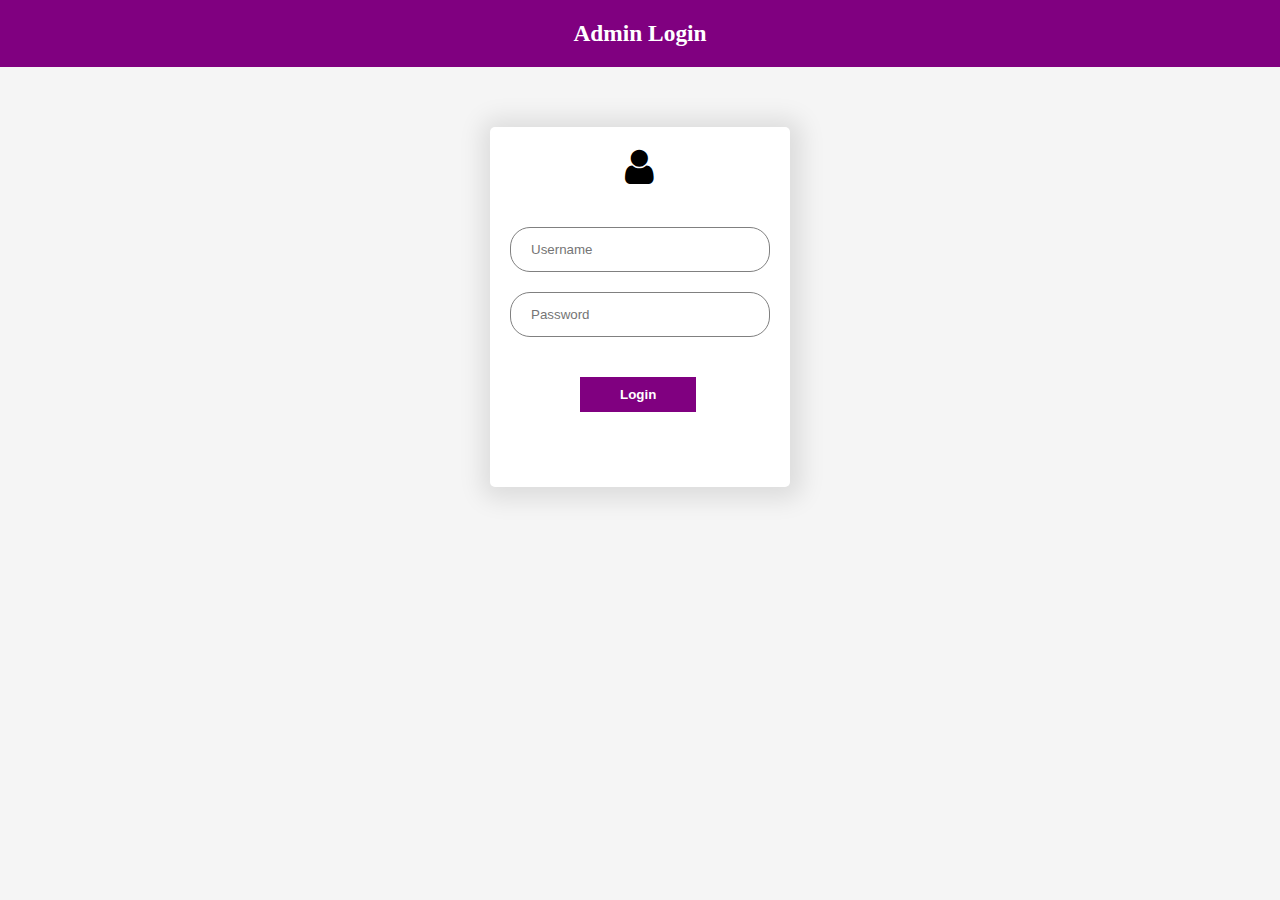
<file: adminlogin.html>
<!DOCTYPE html>
<html lang="en">
<head>
    <link rel="stylesheet" href="adminlogin.css">
    <link rel="stylesheet" href="https://stackpath.bootstrapcdn.com/font-awesome/4.7.0/css/font-awesome.min.css">
    <meta charset="UTF-8">
    <meta name="viewport" content="width=device-width, initial-scale=1.0">
    <title>Document</title>
</head>
<body>

    <div class="header">
        <h3>Admin Login</h3>
    </div> 
    
    <div class="main">
        <div class="loginmain">
            <i class="fa fa-user" aria-hidden="true"></i>
             <form>
                <div class="forminputs">
                    <input type="text" name="username" placeholder="Username" required><br>
                </div>
                
                <div class="forminputs">
                    <input type="password" name="pass" placeholder="Password" required><br>
                </div>

                <div class="logbutton">
                    <button class="btn">Login</button>
                </div>
        </div>
    </div>
</body>
</html>
</file>
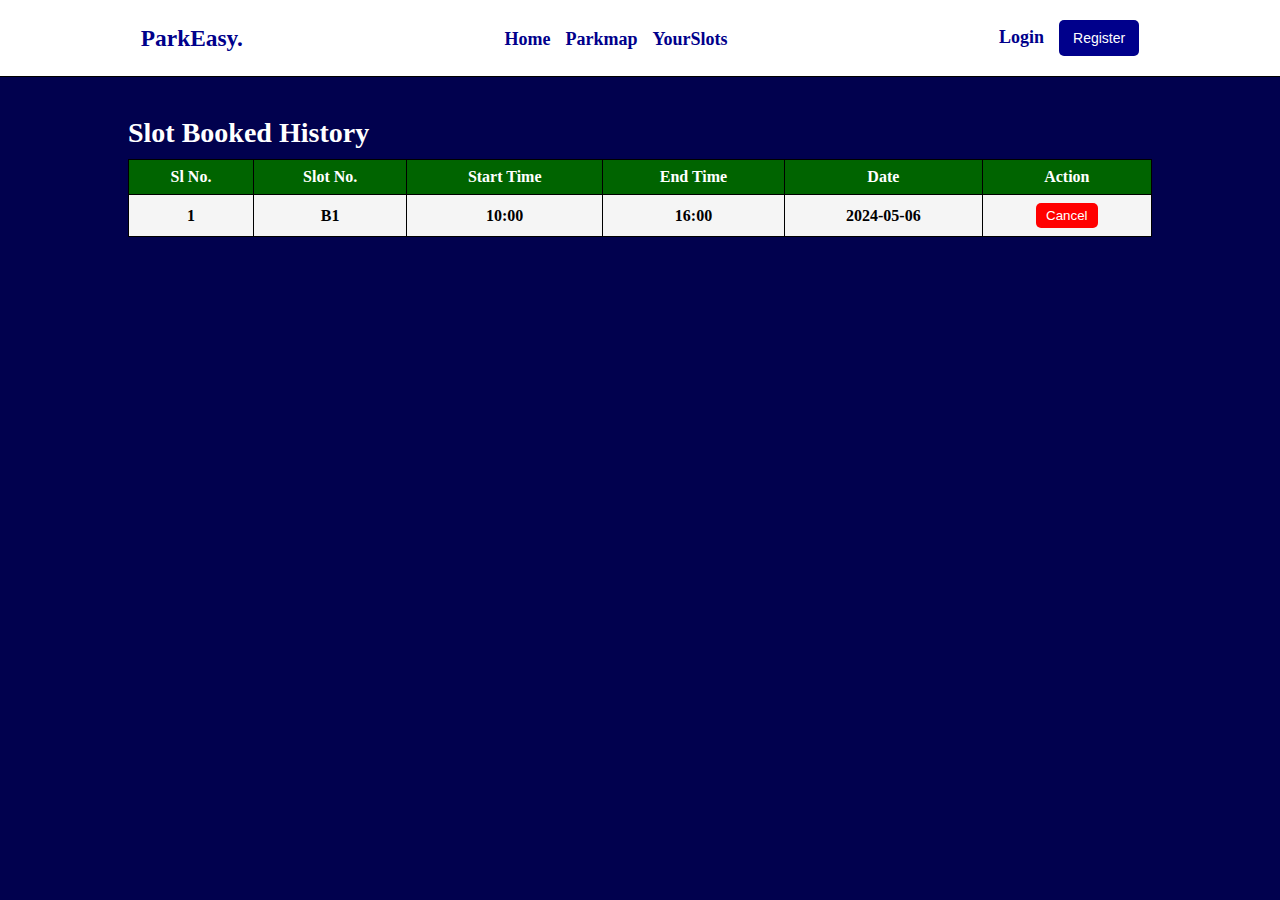
<file: bookhistory.html>
<!DOCTYPE html>
<html lang="en">
<head>
    <link rel="stylesheet" href="bookhistory.css">
    <meta charset="UTF-8">
    <meta name="viewport" content="width=device-width, initial-scale=1.0">
    <title>Slot Booked History</title>
</head>
<body>
    <header class="header">
        <div class="logoname">
            <h3>ParkEasy.</h3>
        </div>
        <nav class="links">
            <ul>
                <li><a href="index.html">Home</a></li>
                <li><a href="parkmap.html">Parkmap</a></li>
                <!-- <li><a href="#">Contact</a></li> -->
                <li><a href="bookhistory.html">YourSlots</a></li>
            </ul>
        </nav>
        <div class="logsignup">
            <a href="login.html">Login</a>
            <button><a href="signup.html"> Register</a></button>
        </div>
     </header>

    <div class="history-table">
        <h2>Slot Booked History</h2>
        <table>
            <thead>
                <tr>
                    <th>Sl No.</th>
                    <th>Slot No.</th>
                    <th>Start Time</th>
                    <th>End Time</th>
                    <th>Date</th>
                    <th>Action</th>
                </tr>
            </thead>
            <tbody>
                <!-- Data will be dynamically inserted here -->
                <tr>
                    <td>1</td>
                    <td>B1</td>
                    <td>10:00</td>
                    <td>16:00</td>
                    <td>2024-05-06</td>
                    <td><button class="status-cancelled">Cancel</button></td>
                </tr>
                <!-- Add more rows as needed -->
            </tbody>
        </table>
    </div>
</body>
</html>
</file>
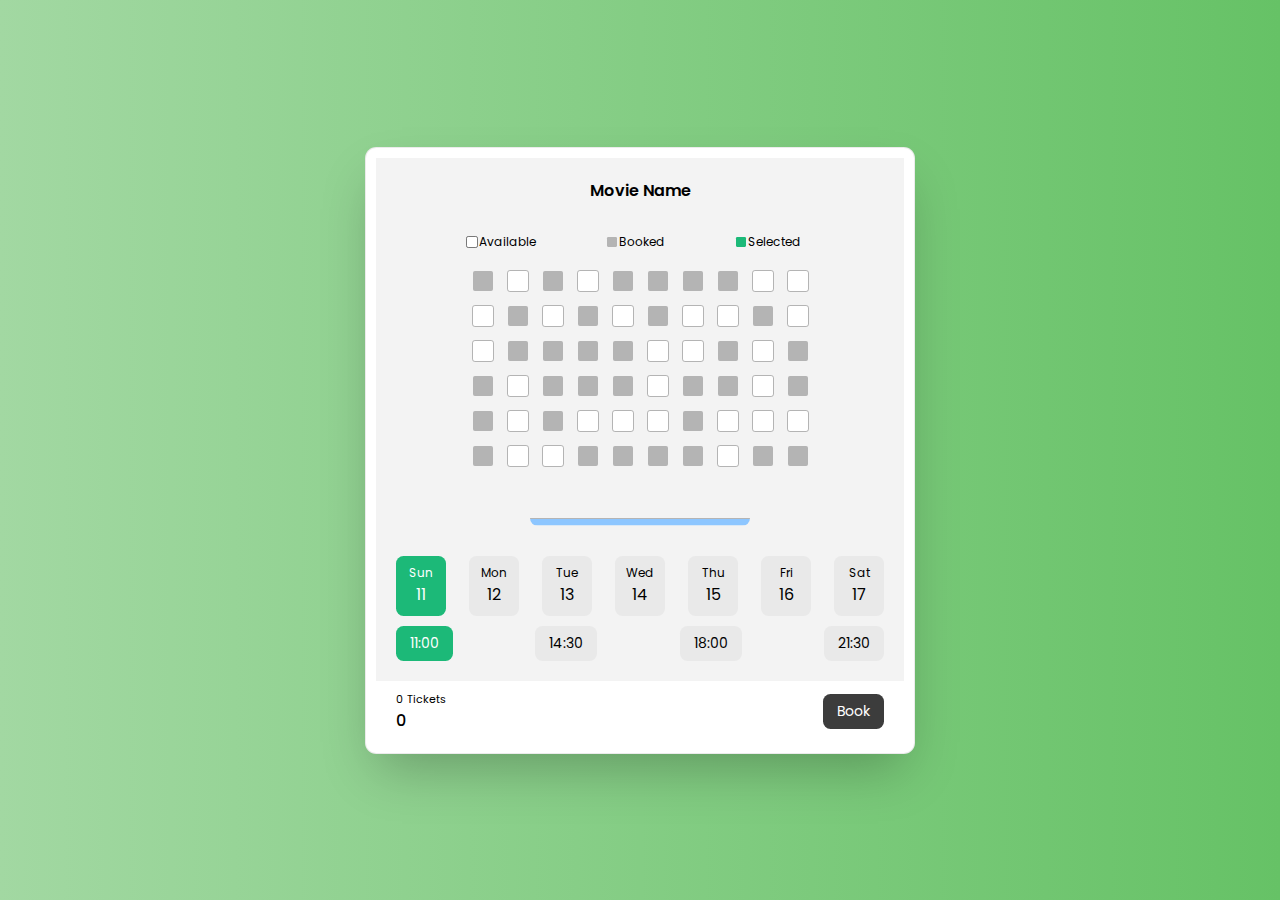
<file: booking.html>
<!DOCTYPE html>
<html lang="en">
  <head>
    <meta charset="UTF-8" />
    <meta name="viewport" content="width=device-width, initial-scale=1.0" />
    <title>Ticket Booking</title>
    <!--Google Fonts and Icons-->
    <link
      href="https://fonts.googleapis.com/icon?family=Material+Icons|Material+Icons+Outlined|Material+Icons+Round|Material+Icons+Sharp|Material+Icons+Two+Tone"
      rel="stylesheet"
    />
    <link rel="preconnect" href="https://fonts.googleapis.com" />
    <link rel="preconnect" href="https://fonts.gstatic.com" crossorigin />
    <link
      href="https://fonts.googleapis.com/css2?family=Poppins:wght@100;200;300;400;500;600;700;800;900&display=swap"
      rel="stylesheet"
    />
    <style>
      body {
        width: 100%;
        height: 100vh;
        margin: 0;
        padding: 0;
      }
      .center {
        width: 100%;
        height: 100%;
        display: flex;
        align-items: center;
        justify-content: center;
        background: linear-gradient(
          to right,
          rgb(162, 216, 162),
          rgb(102, 194, 102)
        );
      }
      .tickets {
        width: 550px;
        height: fit-content;
        border: 0.4mm solid rgba(0, 0, 0, 0.08);
        border-radius: 3mm;
        box-sizing: border-box;
        padding: 10px;
        font-family: poppins;
        max-height: 96vh;
        overflow: auto;
        background: white;
        box-shadow: 0px 25px 50px -12px rgba(0, 0, 0, 0.25);
      }
      .ticket-selector {
        background: rgb(243, 243, 243);
        display: flex;
        align-items: center;
        justify-content: space-between;
        flex-direction: column;
        box-sizing: border-box;
        padding: 20px;
      }
      .head {
        width: 100%;
        display: flex;
        align-items: center;
        justify-content: center;
        margin-bottom: 30px;
      }
      .title {
        font-size: 16px;
        font-weight: 600;
      }
      .seats {
        width: 100%;
        display: flex;
        align-items: center;
        justify-content: center;
        flex-direction: column;
        min-height: 150px;
        position: relative;
      }
      .status {
        width: 100%;
        display: flex;
        align-items: center;
        justify-content: space-evenly;
      }
      .seats::before {
        content: "";
        position: absolute;
        bottom: 0;
        left: 50%;
        transform: translate(-50%, 0);
        width: 220px;
        height: 7px;
        background: rgb(141, 198, 255);
        border-radius: 0 0 3mm 3mm;
        border-top: 0.3mm solid rgb(180, 180, 180);
      }
      .item {
        font-size: 12px;
        position: relative;
      }
      .item::before {
        content: "";
        position: absolute;
        top: 50%;
        left: -12px;
        transform: translate(0, -50%);
        width: 10px;
        height: 10px;
        background: rgb(255, 255, 255);
        outline: 0.2mm solid rgb(120, 120, 120);
        border-radius: 0.3mm;
      }
      .item:nth-child(2)::before {
        background: rgb(180, 180, 180);
        outline: none;
      }
      .item:nth-child(3)::before {
        background: rgb(28, 185, 120);
        outline: none;
      }
      .all-seats {
        display: grid;
        grid-template-columns: repeat(10, 1fr);
        grid-gap: 15px;
        margin: 60px 0;
        margin-top: 20px;
        position: relative;
      }
      .seat {
        width: 20px;
        height: 20px;
        background: white;
        border-radius: 0.5mm;
        outline: 0.3mm solid rgb(180, 180, 180);
        cursor: pointer;
      }
      .all-seats input:checked + label {
        background: rgb(28, 185, 120);
        outline: none;
      }
      .seat.booked {
        background: rgb(180, 180, 180);
        outline: none;
      }
      input {
        display: none;
      }
      .timings {
        width: 100%;
        display: flex;
        flex-direction: column;
        align-items: center;
        justify-content: center;
        margin-top: 30px;
      }
      .dates {
        width: 100%;
        display: flex;
        align-items: center;
        justify-content: space-between;
      }
      .dates-item {
        width: 50px;
        height: 40px;
        background: rgb(233, 233, 233);
        text-align: center;
        display: flex;
        align-items: center;
        justify-content: center;
        flex-direction: column;
        padding: 10px 0;
        border-radius: 2mm;
        cursor: pointer;
      }
      .day {
        font-size: 12px;
      }
      .times {
        width: 100%;
        display: flex;
        align-items: center;
        justify-content: space-between;
        margin-top: 10px;
      }
      .time {
        font-size: 14px;
        width: fit-content;
        padding: 7px 14px;
        background: rgb(233, 233, 233);
        border-radius: 2mm;
        cursor: pointer;
      }
      .timings input:checked + label {
        background: rgb(28, 185, 120);
        color: white;
      }
      .price {
        width: 100%;
        box-sizing: border-box;
        padding: 10px 20px;
        display: flex;
        align-items: center;
        justify-content: space-between;
      }
      .total {
        display: flex;
        flex-direction: column;
        align-items: flex-start;
        justify-content: center;
        font-size: 16px;
        font-weight: 500;
      }
      .total span {
        font-size: 11px;
        font-weight: 400;
      }
      .price button {
        background: rgb(60, 60, 60);
        color: white;
        font-family: poppins;
        font-size: 14px;
        padding: 7px 14px;
        border-radius: 2mm;
        outline: none;
        border: none;
        cursor: pointer;
      }
    </style>
  </head>
  <body>
    <div class="center">
      <div class="tickets">
        <div class="ticket-selector">
          <div class="head">
            <div class="title">Movie Name</div>
          </div>
          <div class="seats">
            <div class="status">
              <div class="item">Available</div>
              <div class="item">Booked</div>
              <div class="item">Selected</div>
            </div>
            <div class="all-seats">
              <input type="checkbox" name="tickets" id="s1" />
              <label for="s1" class="seat booked"></label>
            </div>
          </div>
          <div class="timings">
            <div class="dates">
              <input type="radio" name="date" id="d1" checked />
              <label for="d1" class="dates-item">
                <div class="day">Sun</div>
                <div class="date">11</div>
              </label>
              <input type="radio" id="d2" name="date" />
              <label class="dates-item" for="d2">
                <div class="day">Mon</div>
                <div class="date">12</div>
              </label>
              <input type="radio" id="d3" name="date" />
              <label class="dates-item" for="d3">
                <div class="day">Tue</div>
                <div class="date">13</div>
              </label>
              <input type="radio" id="d4" name="date" />
              <label class="dates-item" for="d4">
                <div class="day">Wed</div>
                <div class="date">14</div>
              </label>
              <input type="radio" id="d5" name="date" />
              <label class="dates-item" for="d5">
                <div class="day">Thu</div>
                <div class="date">15</div>
              </label>
              <input type="radio" id="d6" name="date" />
              <label class="dates-item" for="d6">
                <div class="day">Fri</div>
                <div class="date">16</div>
              </label>
              <input type="radio" id="d7" name="date" />
              <label class="dates-item" for="d7">
                <div class="day">Sat</div>
                <div class="date">17</div>
              </label>
            </div>
            <div class="times">
              <input type="radio" name="time" id="t1" checked />
              <label for="t1" class="time">11:00</label>
              <input type="radio" id="t2" name="time" />
              <label for="t2" class="time"> 14:30 </label>
              <input type="radio" id="t3" name="time" />
              <label for="t3" class="time"> 18:00 </label>
              <input type="radio" id="t4" name="time" />
              <label for="t4" class="time"> 21:30 </label>
            </div>
          </div>
        </div>
        <div class="price">
          <div class="total">
            <span> <span class="count">0</span> Tickets </span>
            <div class="amount">0</div>
          </div>
          <button type="button">Book</button>
        </div>
      </div>
    </div>
    <script>
      let seats = document.querySelector(".all-seats");
      for (var i = 0; i < 59; i++) {
        let randint = Math.floor(Math.random() * 2);
        let booked = randint === 1 ? "booked" : "";
        seats.insertAdjacentHTML(
          "beforeend",
          '<input type="checkbox" name="tickets" id="s' +
            (i + 2) +
            '" /><label for="s' +
            (i + 2) +
            '" class="seat ' +
            booked +
            '"></label>'
        );
      }

      let tickets = seats.querySelectorAll("input");
      tickets.forEach((ticket) => {
        ticket.addEventListener("change", () => {
          let amount = document.querySelector(".amount").innerHTML;
          let count = document.querySelector(".count").innerHTML;
          amount = Number(amount);
          count = Number(count);

          if (ticket.checked) {
            count += 1;
            amount += 200;
          } else {
            count -= 1;
            amount -= 200;
          }
          document.querySelector(".amount").innerHTML = amount;
          document.querySelector(".count").innerHTML = count;
        });
      });
    </script>
  </body>
</html>
</file>
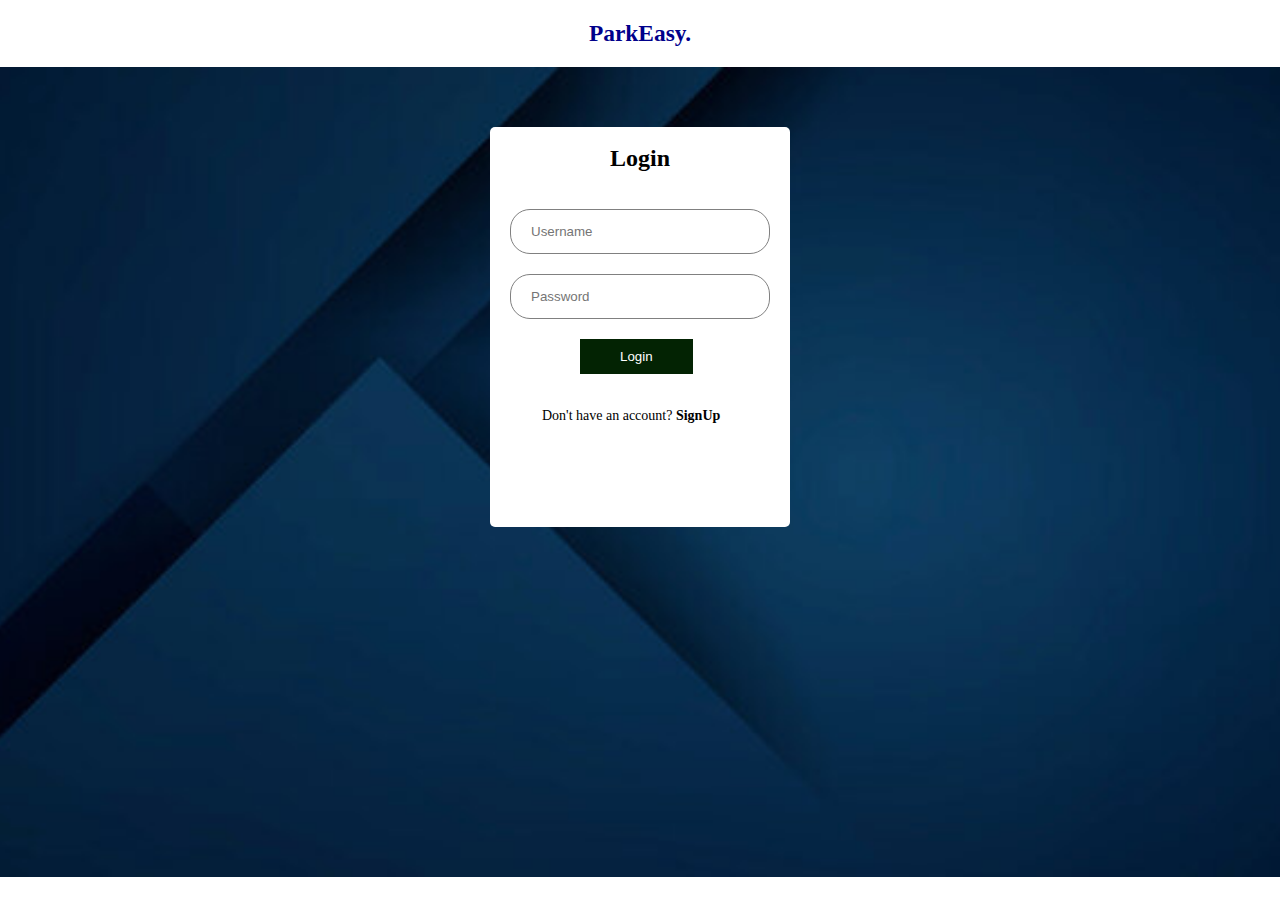
<file: login.html>
<!DOCTYPE html>
<html lang="en">
<head>
    <link rel="stylesheet" href="style.css">
    <link rel="stylesheet" href="https://stackpath.bootstrapcdn.com/font-awesome/4.7.0/css/font-awesome.min.css">
    <meta charset="UTF-8">
    <meta name="viewport" content="width=device-width, initial-scale=1.0">
    <title>Document</title>
</head>
<body>
    <div class="header">
        <h3>ParkEasy.</h3>
    </div>
    <div class="main">
        <div class="loginmain">
            <h4>Login</h4>
             <form>
                <div class="forminputs">
                    <input type="text" name="username" placeholder="Username" required><br>
                </div>
                
                <div class="forminputs">
                    <input type="password" name="pass" placeholder="Password" required><br>
                </div>

                <div class="logbutton">
                    <button class="btn">Login</button>
                </div>
            <span class="newuser">Don't have an account? <a href="signup.html">SignUp</a></span>
            </form>
        </div>
    </div>
</body>
</html>
</file>
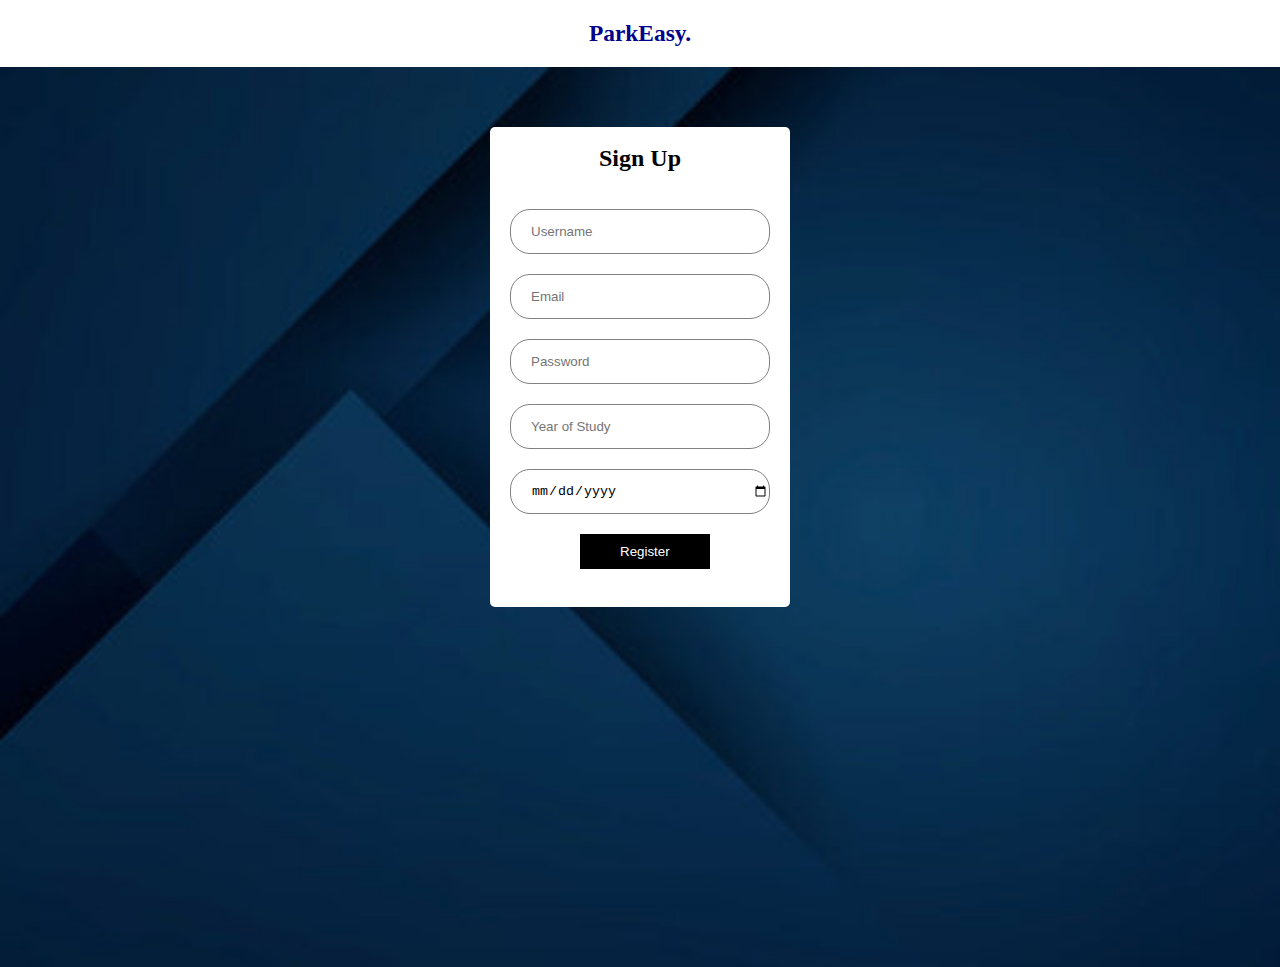
<file: signup.html>
<!DOCTYPE html>
<html lang="en">
<head>
    <link rel="stylesheet" href="signup.css">
    <link rel="stylesheet" href="https://stackpath.bootstrapcdn.com/font-awesome/4.7.0/css/font-awesome.min.css">
    <meta charset="UTF-8">
    <meta name="viewport" content="width=device-width, initial-scale=1.0">
    <title>Document</title>
</head>
<body>
    <div class="header">
        <h3>ParkEasy.</h3>
    </div>
    <div class="main">
        <div class="loginmain">
            <h4>Sign Up</h4>
             <form>
                <div class="forminputs">
                    <input type="text" name="username" placeholder="Username" required><br>
                </div>
                
                <div class="forminputs">
                    <input type="text" name="username" placeholder="Email" required><br>
                </div>

                <div class="forminputs">
                    <input type="password" name="pass" placeholder="Password" required><br>
                </div>

                <div class="forminputs">
                    <input type="text" name="username" placeholder="Year of Study" required><br>
                </div>

                <div class="forminputs">
                <input type="date" id="dob" name="dob" placeholder="Date of Birth" required>
                </div>

                <div class="logbutton">
                    <button class="btn">Register</button>
                </div>
            </form>
        </div>
    </div>
</body>
</html>
</file>
<file: adminlogin.css>
*{
    margin: 0;
    padding: 0;
    box-sizing: border-box;
}
body{
    background-color: whitesmoke;
}
.header{
    color: white;
    font-size: 20px;
    font-weight: bold;
   text-align: center;
    background-color: purple;
    padding-top: 20px;
    padding-bottom: 20px;
    /* overflow: auto; */
}

.loginmain{
    /* border: 1px solid; */
    padding: 20px;
    background-color: white;
    border-radius: 5px;
    width: 300px;
    height: 360px;
    margin: auto;
    margin-top: 60px;
    line-height: 2px;
    box-shadow: 2px 2px 25px 10px rgba(0, 0, 0, 0.1);
    /* color: black; */
}

.loginmain i{
    /* text-align: center; */
    padding-bottom: 20px;
    font-size: 40px;
    margin-left: 115px;
}

.forminputs{
    position: relative;
    margin:20px 0;
    height: 45px;
    width: 100%;
}



input{
    width: 100%;
    height: 100%;
    border-radius: 20px;
    border: 1px solid gray;
    outline: none;
    padding-left: 20px;
    /* color: white; */
}

/* input::placeholder{
    color: white;
} */
.btn{
   color: white;
   background-color: purple;  
   border: none;
   padding: 10px 40px;
   margin-left: 70px;
   margin-bottom: 30px;
   font-weight: bolder;
   margin-top: 20px;
}
</file>
<file: bookhistory.css>
*{
    margin: 0;
    padding: 0;
    box-sizing: border-box;
}

body{
    background-color: rgb(1, 1, 78);
}
.header{
    display: flex;
    justify-content: space-around;
    align-items: center;
    color: darkblue;
    font-size: 20px;
    font-weight: bold;
   /* text-align: center; */
    padding-top: 20px;
    padding-bottom: 20px;
    background-color: white;
    /* overflow: auto; */
    width: 100%;
    border-bottom: 1px solid black;
}
.logoname{
    margin-left: 10px;
}

.pelogo{
    width: 100px;
}
nav ul{
    list-style: none;
}

nav ul li{
    display: inline;
    font-size: 18px;
    margin-right: 10px;
}

nav ul li a{
    text-decoration: none;
    color: darkblue;
}

.logsignup{
    margin-right: 10px;
}
.logsignup a{
    text-decoration: none;
    font-size: 18px;
    color: darkblue;
    display: inline-block;
}

.logsignup button{
    color: white;
    background-color: darkblue;
    border: 1px;
    padding: 10px 14px;
    border-radius: 5px;
    margin-left: 10px;
}

.logsignup button a{
    color: white;
    font-size: 14px;
}

.history-table {
    margin: 40px auto;
    width: 80%;
}

.history-table h2 {
    margin-bottom: 10px;
    color: white;
    font-size: 28px;
}

.history-table table {
    width: 100%;
    border-collapse: collapse;
}

.history-table th,
.history-table td {
    border: 1px solid black;
    padding: 8px;
    text-align: center;
}

.history-table th {
    background-color: darkgreen;
    font-weight: bold;
    color: white;
    margin-left: -10px;
}

.history-table td {
    background-color: whitesmoke;
    font-weight: bold;
    color: black;
}


.status-booked {
    background-color: green;
    color: white;
    border: none;
    padding: 5px 10px;
    border-radius: 5px;
}

.status-cancelled {
    background-color: red;
    color: white;
    border: none;
    padding: 5px 10px;
    border-radius: 5px;
}

.status-pending {
    background-color: yellow;
    color: black;
    border: none;
    padding: 5px 10px;
    border-radius: 5px;
}
</file>
<file: style.css>
*{
    margin: 0;
    padding: 0;
    box-sizing: border-box;
}

.header{
    color: darkblue;
    font-size: 20px;
    font-weight: bold;
   text-align: center;
    background-color: white;
    padding-top: 20px;
    padding-bottom: 20px;
    /* overflow: auto; */
}

.main{
    background-image: url('bluebg.jpg');
    background-size: cover;
    background-position: center;
    min-height: 90vh;
    overflow: auto;
}

.loginmain{
    padding: 20px;
    background-color: white;
    border-radius: 5px;
    width: 300px;
    height: 400px;
    margin: auto;
    margin-top: 60px;
    line-height: 22px;
    /* color: black; */
}

.loginmain h4{
    text-align: center;
    padding-bottom: 20px;
    font-size: 24px;
}

.forminputs{
    position: relative;
    margin:20px 0;
    height: 45px;
    width: 100%;
}



input{
    width: 100%;
    height: 100%;
    border-radius: 20px;
    border: 1px solid gray;
    outline: none;
    padding-left: 20px;
    /* color: white; */
}

/* input::placeholder{
    color: white;
} */
.btn{
   color: white;
   background-color: rgb(3, 35, 3);  
   border: none;
   padding: 10px 40px;
   margin-left: 70px;
   margin-bottom: 30px;
}

.newuser{
    font-size: 14px;
    margin-left: 32px;
    color: black;
}

.newuser a{
    text-decoration: none;
    color: black;
    font-weight: bold;
}
</file>
<file: signup.css>
*{
    margin: 0;
    padding: 0;
    box-sizing: border-box;
}

.header{
    color: darkblue;
    font-size: 20px;
    font-weight: bold;
   text-align: center;
    background-color: white;
    padding-top: 20px;
    padding-bottom: 20px;
    /* overflow: auto; */
}

.main{
    background-image: url('bluebg.jpg');
    background-size: cover;
    background-position: center;
    min-height: 100vh;
    overflow: auto;
}

.loginmain{
    padding: 20px;
    background-color: white;
    border-radius: 5px;
    width: 300px;
    height: 480px;
    margin: auto;
    margin-top: 60px;
    line-height: 22px;
    /* color: black; */
}

.loginmain h4{
    text-align: center;
    padding-bottom: 20px;
    font-size: 24px;
}

.forminputs{
    position: relative;
    margin:20px 0;
    height: 45px;
    width: 100%;
}



input{
    width: 100%;
    height: 100%;
    border-radius: 20px;
    border: 1px solid gray;
    outline: none;
    padding-left: 20px;
    /* color: white; */
}

/* input::placeholder{
    color: white;
} */
.btn{
   color: white;
   background-color: black;  
   border: none;
   padding: 10px 40px;
   margin-left: 70px;
   margin-bottom: 30px;
}

.newuser{
    font-size: 14px;
    margin-left: 32px;
    color: black;
}

.newuser a{
    text-decoration: none;
    color: black;
    font-weight: bold;
}
</file>
